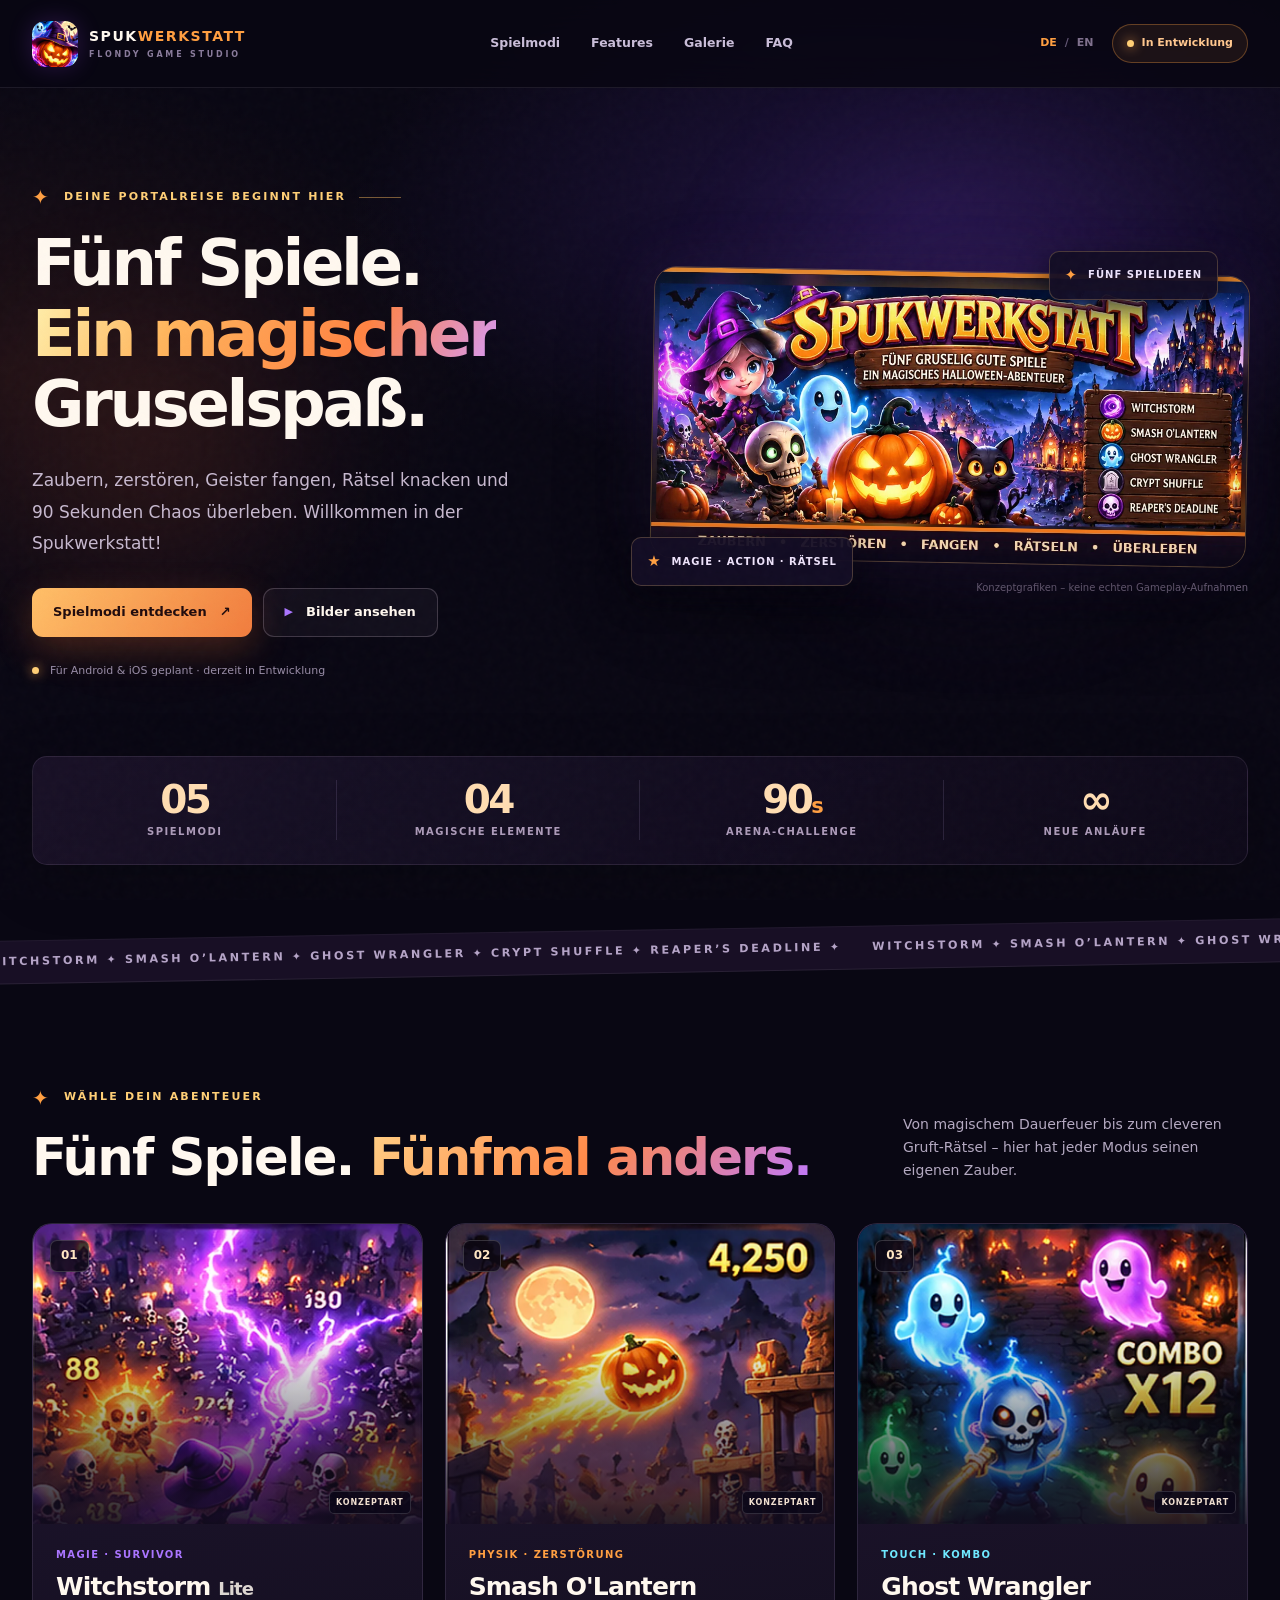
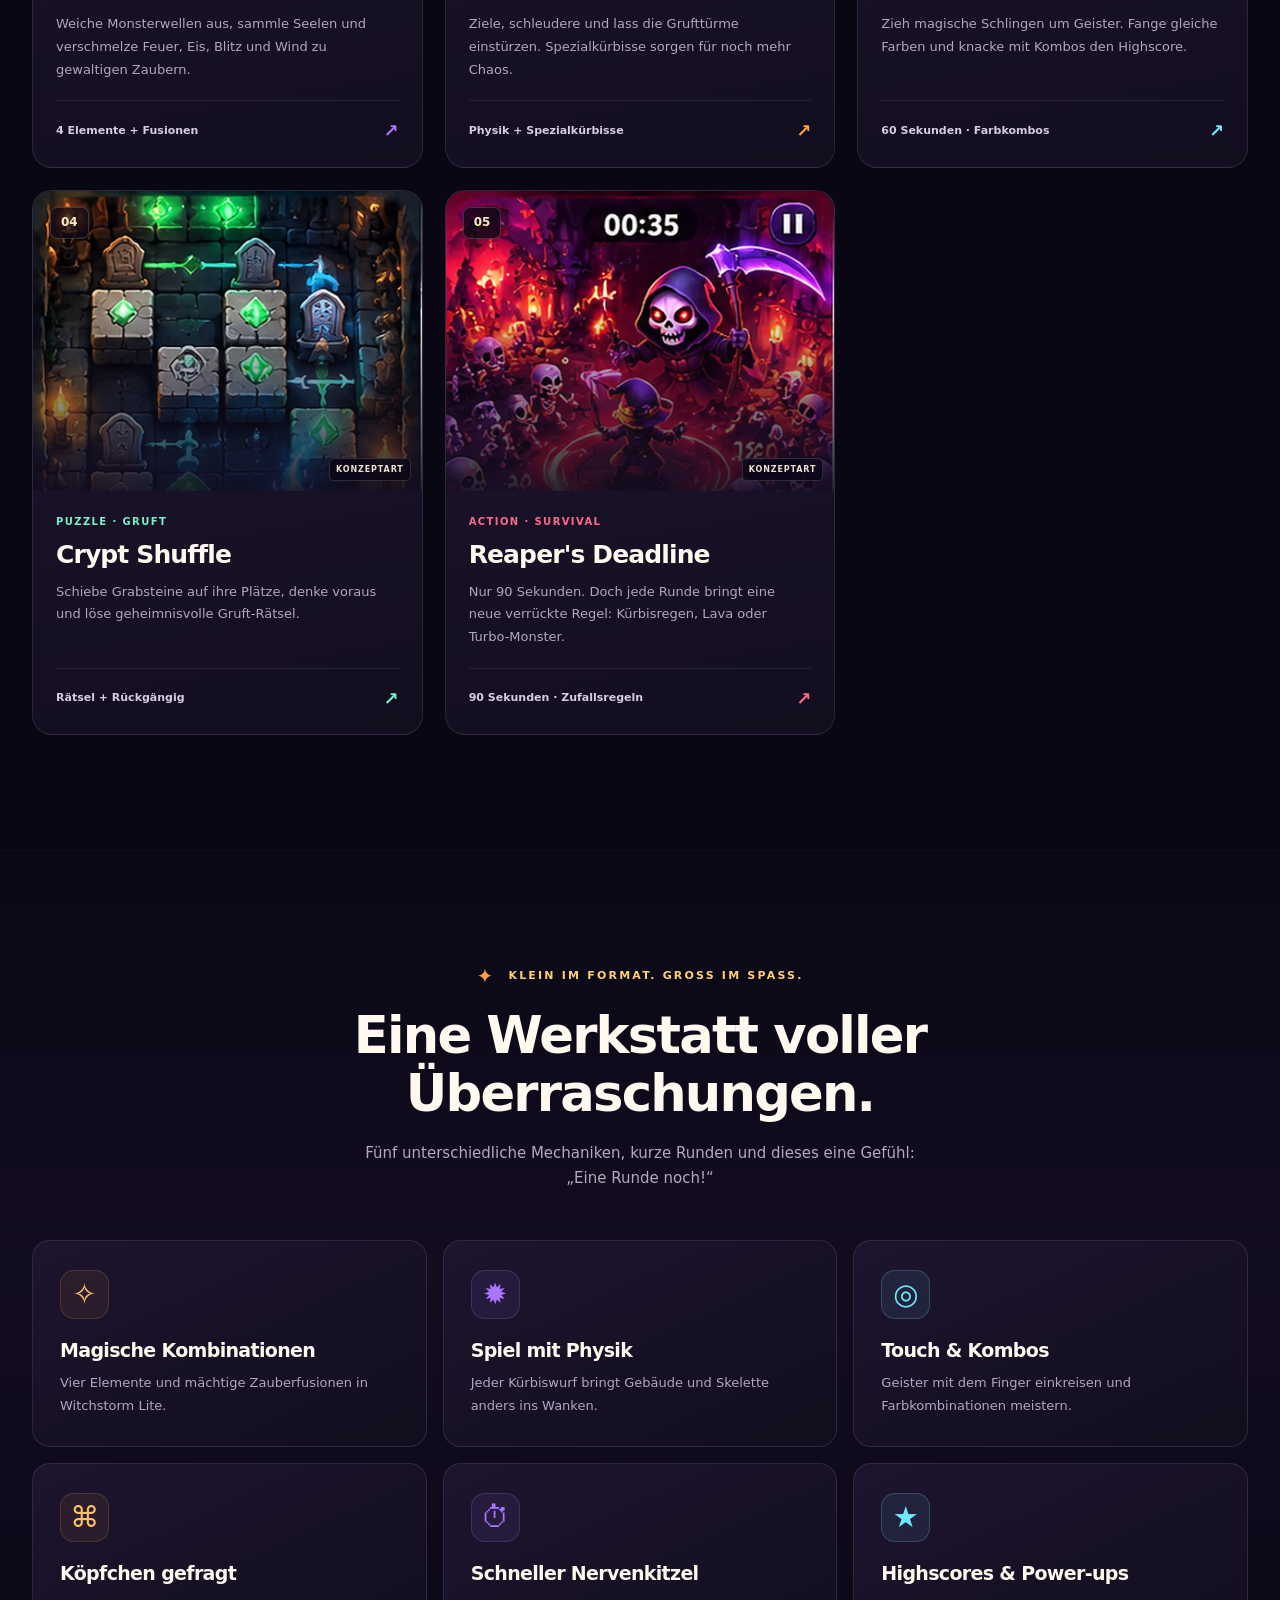
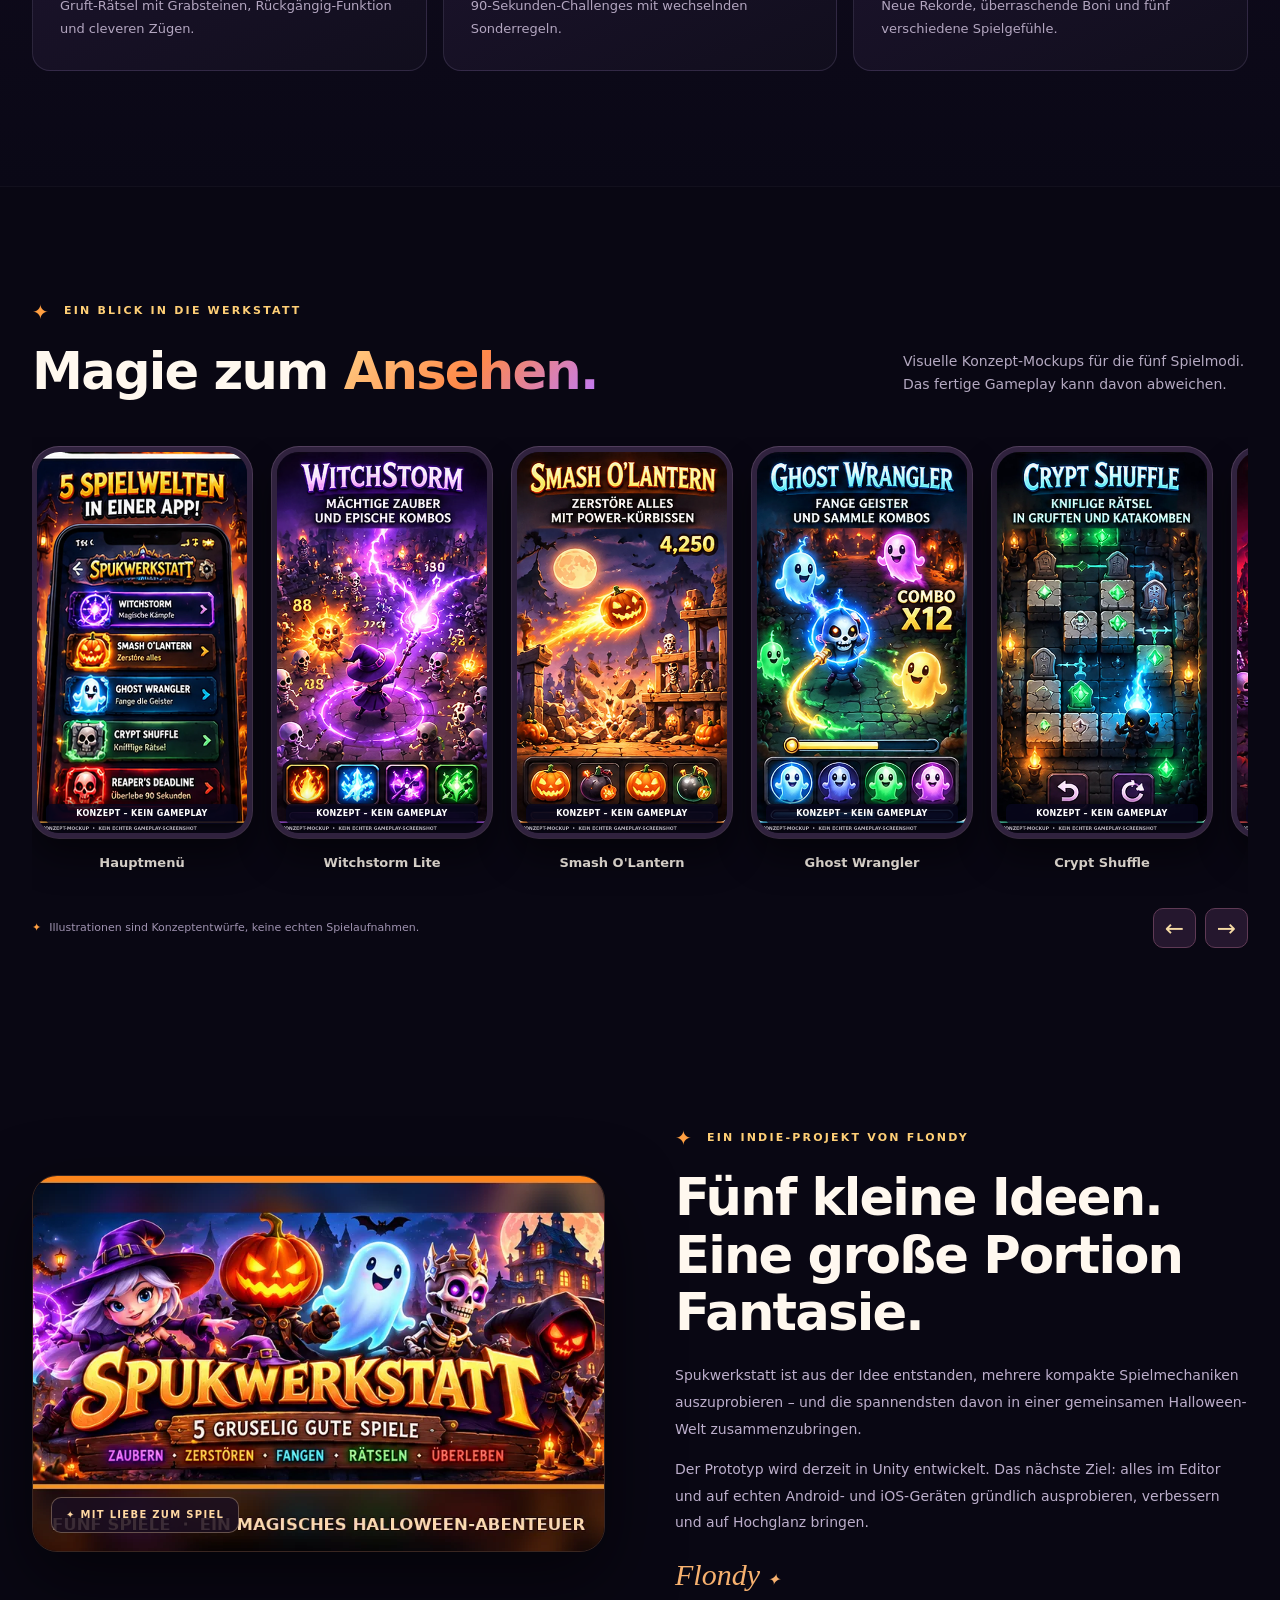
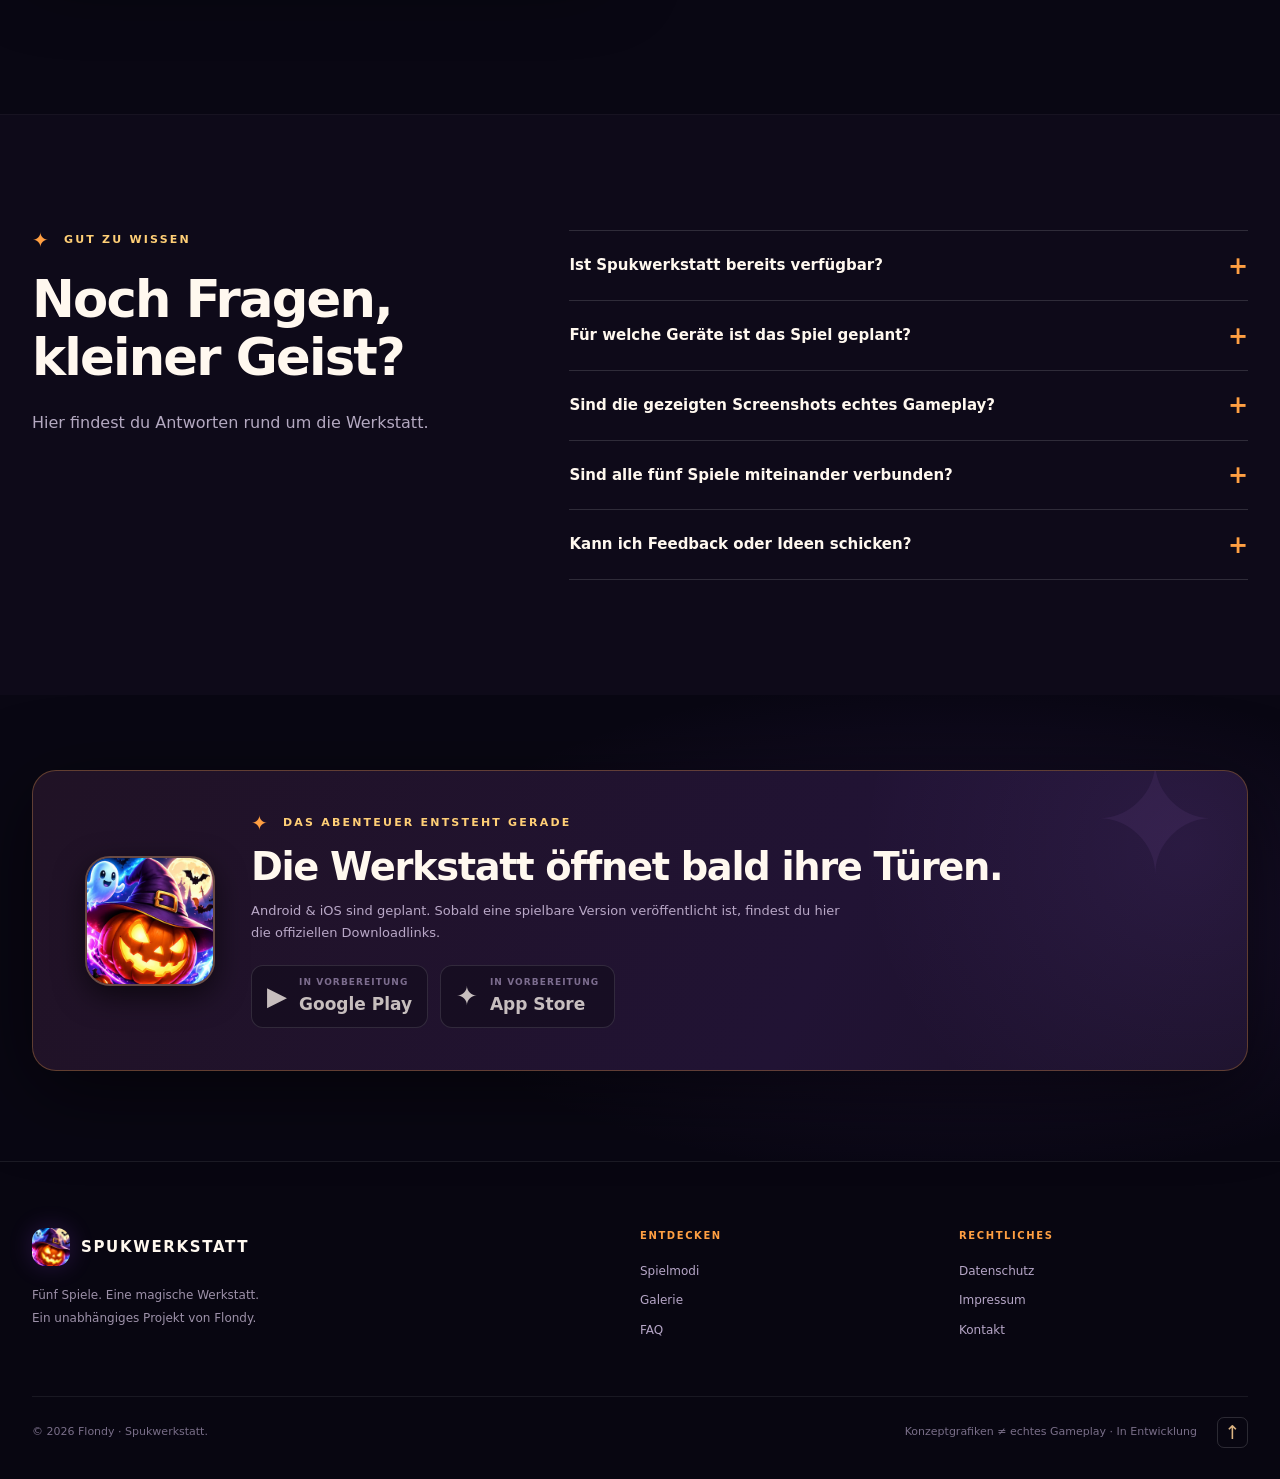
<file: index.html>
<!doctype html>
<html lang="de">
<head>
  <meta charset="utf-8">
  <meta name="viewport" content="width=device-width,initial-scale=1,viewport-fit=cover">
  <meta name="theme-color" content="#090815">
  <meta name="description" content="Spukwerkstatt: Fünf kleine Halloween-Spiele, eine magische Werkstatt. Entdecke Zauberkämpfe, Kürbis-Physik, Geister-Kombos, Gruft-Rätsel und eine rasante Überlebensarena. In Entwicklung für Android und iOS.">
  <meta property="og:type" content="website"><meta property="og:title" content="Spukwerkstatt – Fünf Spiele. Eine magische Werkstatt.">
  <meta property="og:description" content="Fünf originelle Halloween-Minispiele voller Magie, Rätsel und Action. In Entwicklung für Android & iOS.">
  <link rel="icon" href="assets/icons/favicon.png" type="image/png">
  <link rel="apple-touch-icon" href="assets/icons/apple-touch-icon.png">
  <link rel="stylesheet" href="styles.css">
  <script src="app.js" defer></script>
  <title>Spukwerkstatt · Fünf Spiele, eine magische Werkstatt</title>
</head>
<body data-page="home">
<a class="skip" href="#main" data-i18n="skip">Zum Inhalt springen</a>
<div class="scroll-line" id="scrollLine" aria-hidden="true"></div>
<div class="site-noise" aria-hidden="true"></div>
<header class="site-header" id="top">
  <div class="wrap header-inner">
    <a class="brand" href="./" aria-label="Spukwerkstatt – Startseite">
      <img src="assets/images/icon.webp" alt="" width="46" height="46"><span class="brand-copy"><strong>SPUK<span>WERKSTATT</span></strong><small>FLONDY GAME STUDIO</small></span>
    </a>
    <nav class="site-nav" id="mainNav" aria-label="Hauptnavigation">
      <a href="#games" data-i18n="navGames">Spielmodi</a><a href="#features" data-i18n="navFeatures">Features</a><a href="#gallery" data-i18n="navGallery">Galerie</a><a href="#faq" data-i18n="navFaq">FAQ</a>
    </nav>
    <div class="header-actions">
      <div class="lang-toggle" aria-label="Language / Sprache"><button class="lang-btn active" type="button" data-lang="de" aria-pressed="true">DE</button><span aria-hidden="true">/</span><button class="lang-btn" type="button" data-lang="en" aria-pressed="false">EN</button></div>
      <a class="header-cta" href="#download"><span class="status-dot"></span><span data-i18n="navStatus">In Entwicklung</span></a>
      <button class="menu-toggle" id="menuToggle" aria-label="Menü öffnen" aria-expanded="false" aria-controls="mainNav" type="button"><span></span><span></span><span></span></button>
    </div>
  </div>
</header>
<main id="main">
  <section class="hero" aria-labelledby="heroTitle">
    <div class="hero-glow hero-glow-a" aria-hidden="true"></div><div class="hero-glow hero-glow-b" aria-hidden="true"></div>
    <div class="wrap hero-grid">
      <div class="hero-copy reveal">
        <div class="eyebrow"><span class="sparkle">✦</span><span data-i18n="heroEyebrow">DEINE PORTALREISE BEGINNT HIER</span><span class="eyebrow-line"></span></div>
        <h1 id="heroTitle"><span data-i18n="heroHeading1">Fünf Spiele.</span><br><em data-i18n="heroHeading2">Ein magischer</em><br><span data-i18n="heroHeading3">Gruselspaß.</span></h1>
        <p class="hero-lead" data-i18n="heroDescription">Zaubern, zerstören, Geister fangen, Rätsel knacken und 90 Sekunden Chaos überleben. Willkommen in der Spukwerkstatt!</p>
        <div class="hero-actions"><a class="btn btn-primary" href="#games"><span data-i18n="discoverGames">Spielmodi entdecken</span><span aria-hidden="true">↗</span></a><a class="btn btn-secondary" href="#gallery"><span class="play-triangle">▶</span><span data-i18n="viewGallery">Bilder ansehen</span></a></div>
        <div class="micro-note"><span class="micro-dot"></span><span data-i18n="heroNote">Für Android & iOS geplant · derzeit in Entwicklung</span></div>
      </div>
      <div class="hero-visual reveal" style="--delay:120ms">
        <div class="hero-art-frame"><img src="assets/images/hero.webp" alt="Konzeptillustration zu Spukwerkstatt mit Hexe, Geist, Kürbis und Skelett vor einem Spukdorf" width="1024" height="500" fetchpriority="high"><div class="hero-art-shine" aria-hidden="true"></div></div>
        <div class="float-tag float-tag-top"><span>✦</span><span data-i18n="heroTagTop">FÜNF SPIELIDEEN</span></div>
        <div class="float-tag float-tag-bottom"><span class="tiny-star">★</span><span data-i18n="heroTagBottom">MAGIE · ACTION · RÄTSEL</span></div>
        <div class="hero-visual-caption" data-i18n="conceptNote">Konzeptgrafiken – keine echten Gameplay-Aufnahmen</div>
      </div>
    </div>
    <div class="wrap hero-stats reveal" style="--delay:160ms">
      <div><b>05</b><span data-i18n="statGames">SPIELMODI</span></div><div><b>04</b><span data-i18n="statElements">MAGISCHE ELEMENTE</span></div><div><b>90<span class="stat-s">s</span></b><span data-i18n="statArena">ARENA-CHALLENGE</span></div><div><b>∞</b><span data-i18n="statRuns">NEUE ANLÄUFE</span></div>
    </div>
  </section>

  <div class="ticker" aria-hidden="true"><div class="ticker-track"><span>WITCHSTORM ✦ SMASH O’LANTERN ✦ GHOST WRANGLER ✦ CRYPT SHUFFLE ✦ REAPER’S DEADLINE ✦</span><span>WITCHSTORM ✦ SMASH O’LANTERN ✦ GHOST WRANGLER ✦ CRYPT SHUFFLE ✦ REAPER’S DEADLINE ✦</span></div></div>

  <section class="section games-section" id="games" aria-labelledby="gamesTitle">
    <div class="wrap">
      <div class="section-head reveal"><div><div class="eyebrow"><span class="sparkle">✦</span><span data-i18n="gamesEyebrow">WÄHLE DEIN ABENTEUER</span></div><h2 id="gamesTitle"><span data-i18n="gamesTitle1">Fünf Spiele.</span> <span class="gradient-text" data-i18n="gamesTitle2">Fünfmal anders.</span></h2></div><p data-i18n="gamesIntro">Von magischem Dauerfeuer bis zum cleveren Gruft-Rätsel – hier hat jeder Modus seinen eigenen Zauber.</p></div>
      <div class="game-grid">
        <article class="game-card violet reveal" style="--delay:10ms"><div class="game-image"><img src="assets/images/witchstorm.webp" alt="Konzeptbild von Witchstorm Lite: Hexe kämpft mit violetten Zaubern gegen Skelette" loading="lazy" width="675" height="1200"><span class="game-number">01</span><span class="game-art-label" data-i18n="mockupShort">KONZEPTART</span></div><div class="game-info"><div class="game-genre" data-i18n="game1Genre">MAGIE · SURVIVOR</div><h3>Witchstorm <span>Lite</span></h3><p data-i18n="game1Description">Weiche Monsterwellen aus, sammle Seelen und verschmelze Feuer, Eis, Blitz und Wind zu gewaltigen Zaubern.</p><div class="game-footer"><span data-i18n="game1Feature">4 Elemente + Fusionen</span><span class="game-mini-arrow">↗</span></div></div></article>
        <article class="game-card orange reveal" style="--delay:55ms"><div class="game-image"><img src="assets/images/smash.webp" alt="Konzeptbild von Smash O'Lantern: brennender Kürbis zerstört Skeletttürme" loading="lazy" width="675" height="1200"><span class="game-number">02</span><span class="game-art-label" data-i18n="mockupShort">KONZEPTART</span></div><div class="game-info"><div class="game-genre" data-i18n="game2Genre">PHYSIK · ZERSTÖRUNG</div><h3>Smash O'Lantern</h3><p data-i18n="game2Description">Ziele, schleudere und lass die Grufttürme einstürzen. Spezialkürbisse sorgen für noch mehr Chaos.</p><div class="game-footer"><span data-i18n="game2Feature">Physik + Spezialkürbisse</span><span class="game-mini-arrow">↗</span></div></div></article>
        <article class="game-card cyan reveal" style="--delay:100ms"><div class="game-image"><img src="assets/images/ghost.webp" alt="Konzeptbild von Ghost Wrangler: bunte Geister werden mit magischen Kreisen eingefangen" loading="lazy" width="675" height="1200"><span class="game-number">03</span><span class="game-art-label" data-i18n="mockupShort">KONZEPTART</span></div><div class="game-info"><div class="game-genre" data-i18n="game3Genre">TOUCH · KOMBO</div><h3>Ghost Wrangler</h3><p data-i18n="game3Description">Zieh magische Schlingen um Geister. Fange gleiche Farben und knacke mit Kombos den Highscore.</p><div class="game-footer"><span data-i18n="game3Feature">60 Sekunden · Farbkombos</span><span class="game-mini-arrow">↗</span></div></div></article>
        <article class="game-card mint reveal" style="--delay:40ms"><div class="game-image"><img src="assets/images/crypt.webp" alt="Konzeptbild von Crypt Shuffle: leuchtende Grabstein-Schieberätsel in grüner Gruft" loading="lazy" width="675" height="1200"><span class="game-number">04</span><span class="game-art-label" data-i18n="mockupShort">KONZEPTART</span></div><div class="game-info"><div class="game-genre" data-i18n="game4Genre">PUZZLE · GRUFT</div><h3>Crypt Shuffle</h3><p data-i18n="game4Description">Schiebe Grabsteine auf ihre Plätze, denke voraus und löse geheimnisvolle Gruft-Rätsel.</p><div class="game-footer"><span data-i18n="game4Feature">Rätsel + Rückgängig</span><span class="game-mini-arrow">↗</span></div></div></article>
        <article class="game-card crimson reveal" style="--delay:85ms"><div class="game-image"><img src="assets/images/reaper.webp" alt="Konzeptbild von Reaper's Deadline: Kapuzengestalt überlebt Monsterwellen im roten Inferno" loading="lazy" width="675" height="1200"><span class="game-number">05</span><span class="game-art-label" data-i18n="mockupShort">KONZEPTART</span></div><div class="game-info"><div class="game-genre" data-i18n="game5Genre">ACTION · SURVIVAL</div><h3>Reaper's Deadline</h3><p data-i18n="game5Description">Nur 90 Sekunden. Doch jede Runde bringt eine neue verrückte Regel: Kürbisregen, Lava oder Turbo-Monster.</p><div class="game-footer"><span data-i18n="game5Feature">90 Sekunden · Zufallsregeln</span><span class="game-mini-arrow">↗</span></div></div></article>
      </div>
    </div>
  </section>

  <section class="section feature-section" id="features" aria-labelledby="featuresTitle">
    <div class="wrap">
      <div class="center-heading reveal"><div class="eyebrow center"><span class="sparkle">✦</span><span data-i18n="featureEyebrow">KLEIN IM FORMAT. GROSS IM SPASS.</span></div><h2 id="featuresTitle" data-i18n="featureTitle">Eine Werkstatt voller Überraschungen.</h2><p data-i18n="featureSubtitle">Fünf unterschiedliche Mechaniken, kurze Runden und dieses eine Gefühl: „Eine Runde noch!“</p></div>
      <div class="features-grid">
        <div class="feature-tile reveal"><span class="feature-symbol">✧</span><h3 data-i18n="f1Title">Magische Kombinationen</h3><p data-i18n="f1Body">Vier Elemente und mächtige Zauberfusionen in Witchstorm Lite.</p></div>
        <div class="feature-tile reveal"><span class="feature-symbol">✹</span><h3 data-i18n="f2Title">Spiel mit Physik</h3><p data-i18n="f2Body">Jeder Kürbiswurf bringt Gebäude und Skelette anders ins Wanken.</p></div>
        <div class="feature-tile reveal"><span class="feature-symbol">◎</span><h3 data-i18n="f3Title">Touch & Kombos</h3><p data-i18n="f3Body">Geister mit dem Finger einkreisen und Farbkombinationen meistern.</p></div>
        <div class="feature-tile reveal"><span class="feature-symbol">⌘</span><h3 data-i18n="f4Title">Köpfchen gefragt</h3><p data-i18n="f4Body">Gruft-Rätsel mit Grabsteinen, Rückgängig-Funktion und cleveren Zügen.</p></div>
        <div class="feature-tile reveal"><span class="feature-symbol">⏱</span><h3 data-i18n="f5Title">Schneller Nervenkitzel</h3><p data-i18n="f5Body">90-Sekunden-Challenges mit wechselnden Sonderregeln.</p></div>
        <div class="feature-tile reveal"><span class="feature-symbol">★</span><h3 data-i18n="f6Title">Highscores & Power-ups</h3><p data-i18n="f6Body">Neue Rekorde, überraschende Boni und fünf verschiedene Spielgefühle.</p></div>
      </div>
    </div>
  </section>

  <section class="section gallery-section" id="gallery" aria-labelledby="galleryTitle">
    <div class="wrap">
      <div class="section-head reveal"><div><div class="eyebrow"><span class="sparkle">✦</span><span data-i18n="galleryEyebrow">EIN BLICK IN DIE WERKSTATT</span></div><h2 id="galleryTitle"><span data-i18n="galleryTitle1">Magie zum</span> <span class="gradient-text" data-i18n="galleryTitle2">Ansehen.</span></h2></div><p data-i18n="galleryDescription">Visuelle Konzept-Mockups für die fünf Spielmodi. Das fertige Gameplay kann davon abweichen.</p></div>
      <div class="gallery-slider" id="gallerySlider" aria-label="Spielgrafiken">
        <button type="button" class="screen-card" data-gallery="0" aria-label="Menü-Konzeptbild vergrößern"><div class="phone-frame"><img src="assets/images/menu.webp" alt="Konzeptbild: Spukwerkstatt Hauptmenü" loading="lazy" width="675" height="1200"><span class="screen-watermark" data-i18n="mockupOverlay">KONZEPT – KEIN GAMEPLAY</span></div><strong data-i18n="galleryMenu">Hauptmenü</strong></button>
        <button type="button" class="screen-card" data-gallery="1" aria-label="Witchstorm-Konzeptbild vergrößern"><div class="phone-frame"><img src="assets/images/witchstorm.webp" alt="Witchstorm Lite Konzeptbild" loading="lazy" width="675" height="1200"><span class="screen-watermark" data-i18n="mockupOverlay">KONZEPT – KEIN GAMEPLAY</span></div><strong>Witchstorm Lite</strong></button>
        <button type="button" class="screen-card" data-gallery="2" aria-label="Smash-Konzeptbild vergrößern"><div class="phone-frame"><img src="assets/images/smash.webp" alt="Smash O'Lantern Konzeptbild" loading="lazy" width="675" height="1200"><span class="screen-watermark" data-i18n="mockupOverlay">KONZEPT – KEIN GAMEPLAY</span></div><strong>Smash O'Lantern</strong></button>
        <button type="button" class="screen-card" data-gallery="3" aria-label="Ghost-Wrangler-Konzeptbild vergrößern"><div class="phone-frame"><img src="assets/images/ghost.webp" alt="Ghost Wrangler Konzeptbild" loading="lazy" width="675" height="1200"><span class="screen-watermark" data-i18n="mockupOverlay">KONZEPT – KEIN GAMEPLAY</span></div><strong>Ghost Wrangler</strong></button>
        <button type="button" class="screen-card" data-gallery="4" aria-label="Crypt-Shuffle-Konzeptbild vergrößern"><div class="phone-frame"><img src="assets/images/crypt.webp" alt="Crypt Shuffle Konzeptbild" loading="lazy" width="675" height="1200"><span class="screen-watermark" data-i18n="mockupOverlay">KONZEPT – KEIN GAMEPLAY</span></div><strong>Crypt Shuffle</strong></button>
        <button type="button" class="screen-card" data-gallery="5" aria-label="Reaper-Konzeptbild vergrößern"><div class="phone-frame"><img src="assets/images/reaper.webp" alt="Reaper's Deadline Konzeptbild" loading="lazy" width="675" height="1200"><span class="screen-watermark" data-i18n="mockupOverlay">KONZEPT – KEIN GAMEPLAY</span></div><strong>Reaper's Deadline</strong></button>
      </div>
      <div class="gallery-controls"><span class="gallery-note"><span>✦</span> <span data-i18n="galleryNote">Illustrationen sind Konzeptentwürfe, keine echten Spielaufnahmen.</span></span><div class="slider-buttons"><button type="button" id="slidePrev" aria-label="Vorheriges Bild">←</button><button type="button" id="slideNext" aria-label="Nächstes Bild">→</button></div></div>
    </div>
  </section>

  <section class="section story-section" aria-labelledby="storyTitle">
    <div class="wrap story-grid"><div class="story-image reveal"><img src="assets/images/hero-alt.webp" alt="Spukwerkstatt Fantasy-Konzeptkunst mit magischem Dorf, Halloween-Helden und Werkstatt" loading="lazy" width="1024" height="500"><div class="story-stamp">✦ <span data-i18n="storyStamp">MIT LIEBE ZUM SPIEL</span></div></div><div class="story-copy reveal"><div class="eyebrow"><span class="sparkle">✦</span><span data-i18n="storyEyebrow">EIN INDIE-PROJEKT VON FLONDY</span></div><h2 id="storyTitle" data-i18n="storyTitle">Fünf kleine Ideen. Eine große Portion Fantasie.</h2><p data-i18n="storyP1">Spukwerkstatt ist aus der Idee entstanden, mehrere kompakte Spielmechaniken auszuprobieren – und die spannendsten davon in einer gemeinsamen Halloween-Welt zusammenzubringen.</p><p data-i18n="storyP2">Der Prototyp wird derzeit in Unity entwickelt. Das nächste Ziel: alles im Editor und auf echten Android- und iOS-Geräten gründlich ausprobieren, verbessern und auf Hochglanz bringen.</p><span class="story-signature">Flondy <span aria-hidden="true">✦</span></span></div></div>
  </section>

  <section class="section faq-section" id="faq" aria-labelledby="faqTitle">
    <div class="wrap faq-grid"><div class="faq-title reveal"><div class="eyebrow"><span class="sparkle">✦</span><span data-i18n="faqEyebrow">GUT ZU WISSEN</span></div><h2 id="faqTitle" data-i18n="faqTitle">Noch Fragen, kleiner Geist?</h2><p data-i18n="faqLead">Hier findest du Antworten rund um die Werkstatt.</p></div><div class="faq-list reveal">
      <details><summary data-i18n="q1">Ist Spukwerkstatt bereits verfügbar?</summary><p data-i18n="a1">Noch nicht. Das Unity-Projekt befindet sich in Entwicklung. Ein öffentlicher Veröffentlichungstermin steht noch nicht fest.</p></details>
      <details><summary data-i18n="q2">Für welche Geräte ist das Spiel geplant?</summary><p data-i18n="a2">Android und iOS sind als Zielplattformen vorgesehen. Mobile Builds und Tests auf echten Geräten stehen noch aus.</p></details>
      <details><summary data-i18n="q3">Sind die gezeigten Screenshots echtes Gameplay?</summary><p data-i18n="a3">Nein. Die Bilder auf dieser Website sind KI-generierte Konzept-Mockups und veranschaulichen die geplante visuelle Richtung. Sie sind keine Aufnahmen aus dem Unity-Spiel.</p></details>
      <details><summary data-i18n="q4">Sind alle fünf Spiele miteinander verbunden?</summary><p data-i18n="a4">Die fünf Modi sind als eigenständige kleine Spiele innerhalb einer gemeinsamen Sammlung konzipiert, jeweils mit eigener Steuerung und Spielmechanik.</p></details>
      <details><summary data-i18n="q5">Kann ich Feedback oder Ideen schicken?</summary><p data-i18n="a5">Ja, gerne! Nutze die Kontaktadresse im Footer. Bitte sende keine sensiblen persönlichen Daten mit.</p></details>
    </div></div>
  </section>

  <section class="download-section" id="download" aria-labelledby="downloadTitle"><div class="wrap download-inner reveal"><div class="download-ornament" aria-hidden="true">✦</div><img class="download-icon" src="assets/images/icon.webp" width="130" height="130" alt="Spukwerkstatt App-Icon mit magischem Kürbis"><div class="download-copy"><div class="eyebrow"><span class="sparkle">✦</span><span data-i18n="downloadEyebrow">DAS ABENTEUER ENTSTEHT GERADE</span></div><h2 id="downloadTitle" data-i18n="downloadTitle">Die Werkstatt öffnet bald ihre Türen.</h2><p data-i18n="downloadDesc">Android & iOS sind geplant. Sobald eine spielbare Version veröffentlicht ist, findest du hier die offiziellen Downloadlinks.</p><div class="store-row"><span class="store-pill" aria-label="Google Play geplant"><span>▶</span><span><small data-i18n="comingSoon">IN VORBEREITUNG</small><strong>Google Play</strong></span></span><span class="store-pill" aria-label="App Store geplant"><span>✦</span><span><small data-i18n="comingSoon">IN VORBEREITUNG</small><strong>App Store</strong></span></span></div></div></div></section>
</main>
<footer class="site-footer"><div class="wrap footer-top"><div><a href="./" class="footer-brand"><img src="assets/images/icon.webp" alt="" width="38" height="38"><strong>SPUKWERKSTATT</strong></a><p data-i18n="footerTagline">Fünf Spiele. Eine magische Werkstatt.<br>Ein unabhängiges Projekt von Flondy.</p></div><div class="footer-links"><strong data-i18n="footerExplore">ENTDECKEN</strong><a href="#games" data-i18n="navGames">Spielmodi</a><a href="#gallery" data-i18n="navGallery">Galerie</a><a href="#faq">FAQ</a></div><div class="footer-links"><strong data-i18n="footerLegal">RECHTLICHES</strong><a href="datenschutz.html" data-legal-link data-i18n="privacy">Datenschutz</a><a href="https://flondy.github.io/app-store/impressum.html" data-i18n="imprint">Impressum</a><a href="mailto:flondy.dev@gmail.com" data-i18n="contact">Kontakt</a></div></div><div class="wrap footer-bottom"><span>© <span id="year">2026</span> Flondy · Spukwerkstatt.</span><span data-i18n="footerDisclaimer">Konzeptgrafiken ≠ echtes Gameplay · In Entwicklung</span><a href="#top" class="back-top" aria-label="Nach oben">↑</a></div></footer>
<dialog class="lightbox" id="lightbox" aria-label="Vergrößerte Konzeptillustration"><button type="button" class="lightbox-close" id="lightboxClose" aria-label="Schließen">×</button><button type="button" class="lightbox-prev" id="lightboxPrev" aria-label="Vorheriges Bild">‹</button><img src="assets/images/menu.webp" id="lightboxImage" alt="Konzeptillustration"><button type="button" class="lightbox-next" id="lightboxNext" aria-label="Nächstes Bild">›</button><div class="lightbox-caption" id="lightboxCaption">Konzept – kein Gameplay</div></dialog>
</body>
</html>
</file>
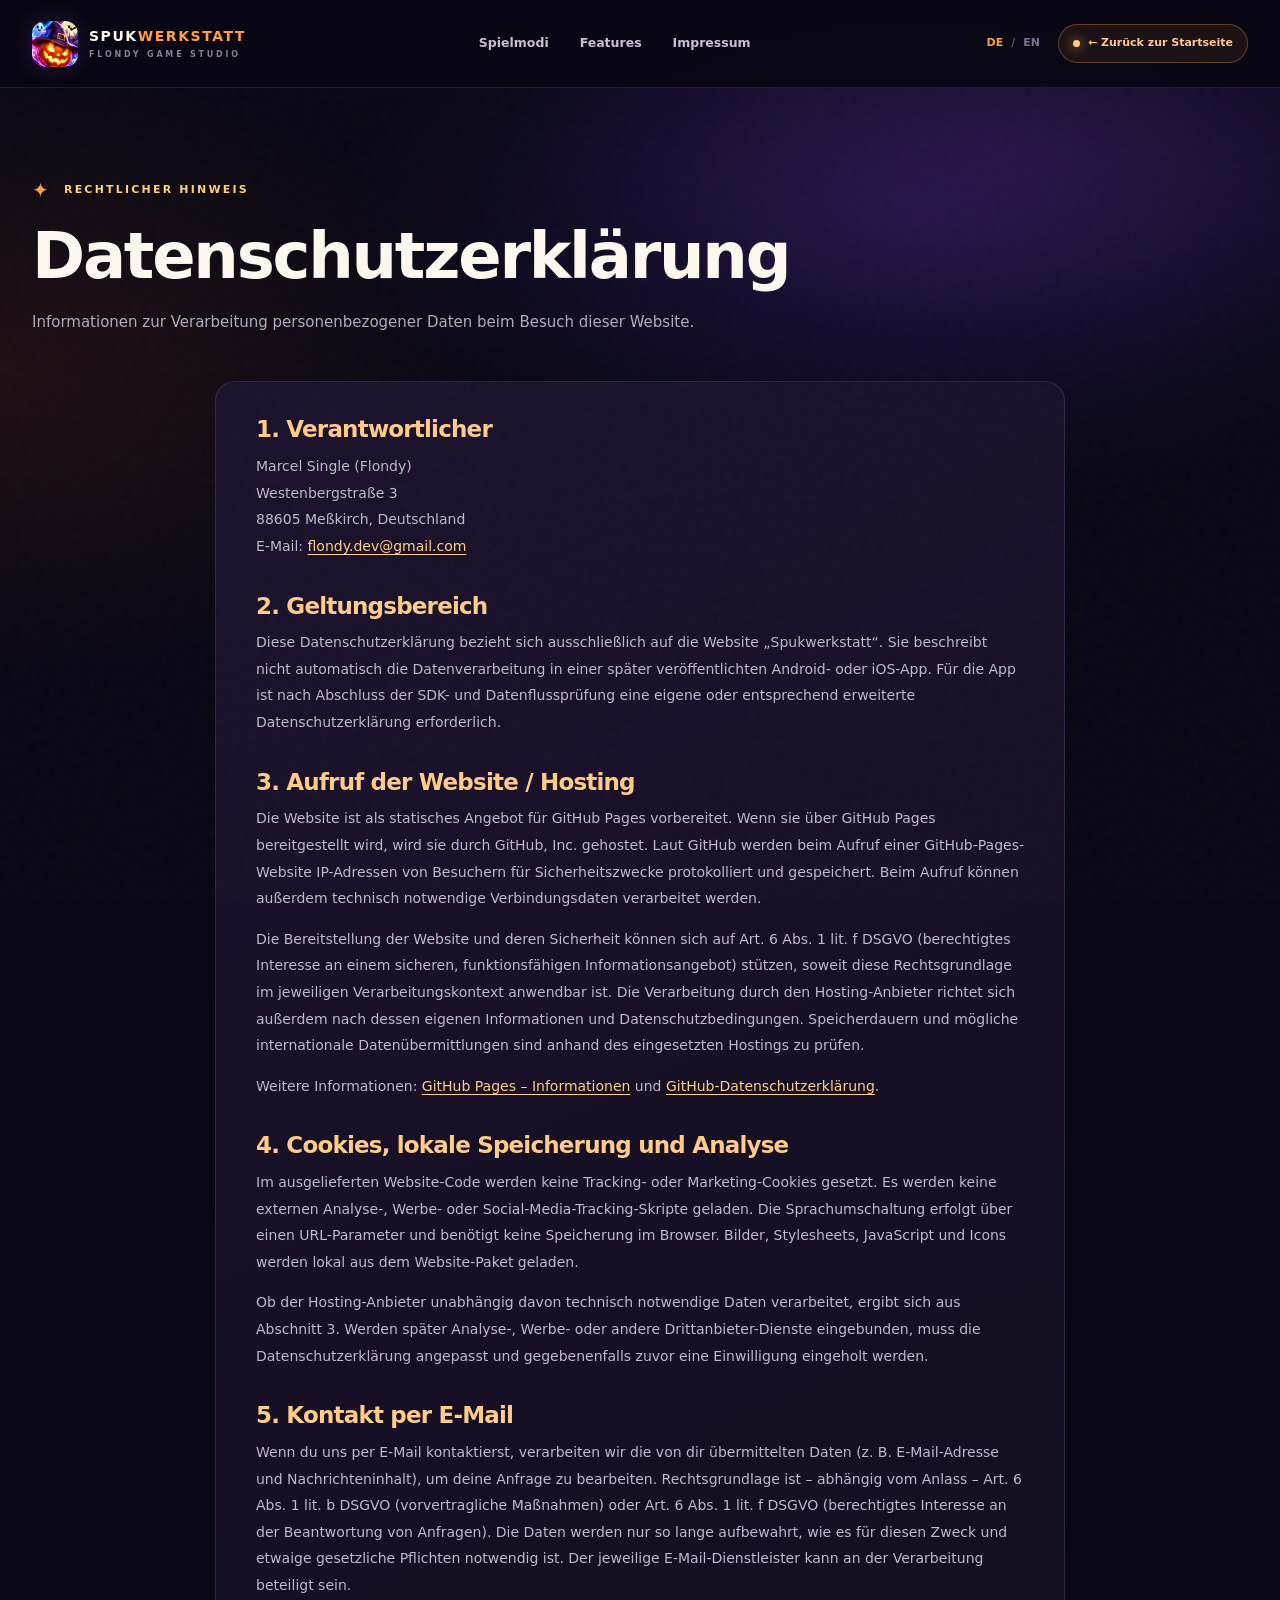
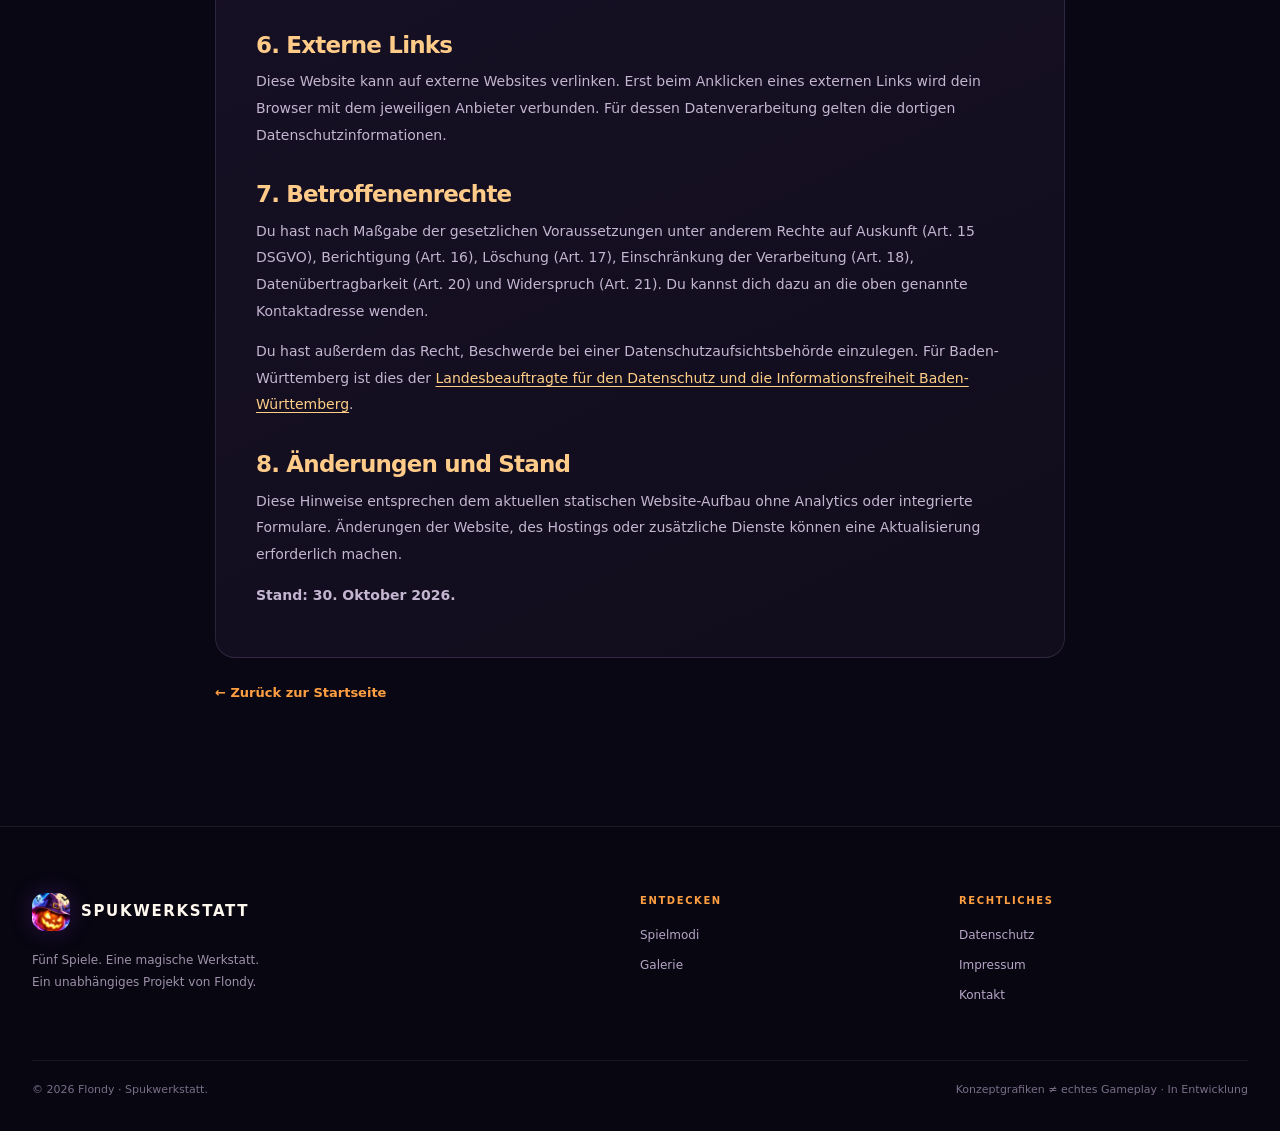
<file: datenschutz.html>
<!doctype html>
<html lang="de">
<head><meta charset="utf-8"><meta name="viewport" content="width=device-width,initial-scale=1,viewport-fit=cover"><meta name="theme-color" content="#090815"><meta name="robots" content="index,follow"><meta name="description" content="Datenschutzerklärung für die Spukwerkstatt-Website von Flondy."><link rel="icon" href="assets/icons/favicon.png" type="image/png"><link rel="stylesheet" href="styles.css"><script src="app.js" defer></script><title>Datenschutz · Spukwerkstatt</title></head>
<body data-page="privacy"><a href="#main" class="skip" data-i18n="skip">Zum Inhalt springen</a><div class="scroll-line" id="scrollLine"></div><div class="site-noise"></div>
<header class="site-header"><div class="wrap header-inner"><a class="brand" data-home-link href="./"><img src="assets/images/icon.webp" width="46" height="46" alt=""><span class="brand-copy"><strong>SPUK<span>WERKSTATT</span></strong><small>FLONDY GAME STUDIO</small></span></a><nav class="site-nav" id="mainNav"><a data-home-link href="./" data-i18n="navGames">Spielmodi</a><a data-home-link href="./" data-i18n="navFeatures">Features</a><a href="https://flondy.github.io/app-store/impressum.html" data-i18n="imprint">Impressum</a></nav><div class="header-actions"><div class="lang-toggle"><button type="button" class="lang-btn active" data-lang="de" aria-pressed="true">DE</button><span>/</span><button type="button" class="lang-btn" data-lang="en" aria-pressed="false">EN</button></div><a class="header-cta" data-home-link href="./"><span class="status-dot"></span><span data-i18n="legalBack">← Zurück zur Startseite</span></a><button type="button" class="menu-toggle" id="menuToggle" aria-label="Menü öffnen" aria-controls="mainNav" aria-expanded="false"><span></span><span></span><span></span></button></div></div></header>
<main id="main"><section class="legal-hero"><div class="wrap"><div class="eyebrow"><span class="sparkle">✦</span><span data-i18n="legalNotice">Rechtlicher Hinweis</span></div><h1 data-i18n="privacyTitle">Datenschutzerklärung</h1><p class="legal-intro" data-i18n="privacyLead">Informationen zur Verarbeitung personenbezogener Daten beim Besuch dieser Website.</p></div></section>
<div class="wrap legal-container"><article class="legal-card">
<section class="legal-language active" data-lang-section="de">
<h2>1. Verantwortlicher</h2><p>Marcel Single (Flondy)<br>Westenbergstraße 3<br>88605 Meßkirch, Deutschland<br>E-Mail: <a href="mailto:flondy.dev@gmail.com">flondy.dev@gmail.com</a></p>
<h2>2. Geltungsbereich</h2><p>Diese Datenschutzerklärung bezieht sich ausschließlich auf die Website „Spukwerkstatt“. Sie beschreibt nicht automatisch die Datenverarbeitung in einer später veröffentlichten Android- oder iOS-App. Für die App ist nach Abschluss der SDK- und Datenflussprüfung eine eigene oder entsprechend erweiterte Datenschutzerklärung erforderlich.</p>
<h2>3. Aufruf der Website / Hosting</h2><p>Die Website ist als statisches Angebot für GitHub Pages vorbereitet. Wenn sie über GitHub Pages bereitgestellt wird, wird sie durch GitHub, Inc. gehostet. Laut GitHub werden beim Aufruf einer GitHub-Pages-Website IP-Adressen von Besuchern für Sicherheitszwecke protokolliert und gespeichert. Beim Aufruf können außerdem technisch notwendige Verbindungsdaten verarbeitet werden.</p><p>Die Bereitstellung der Website und deren Sicherheit können sich auf Art. 6 Abs. 1 lit. f DSGVO (berechtigtes Interesse an einem sicheren, funktionsfähigen Informationsangebot) stützen, soweit diese Rechtsgrundlage im jeweiligen Verarbeitungskontext anwendbar ist. Die Verarbeitung durch den Hosting-Anbieter richtet sich außerdem nach dessen eigenen Informationen und Datenschutzbedingungen. Speicherdauern und mögliche internationale Datenübermittlungen sind anhand des eingesetzten Hostings zu prüfen.</p><p>Weitere Informationen: <a href="https://docs.github.com/en/pages/getting-started-with-github-pages/what-is-github-pages" rel="noopener noreferrer" target="_blank">GitHub Pages – Informationen</a> und <a href="https://docs.github.com/en/site-policy/privacy-policies/github-general-privacy-statement" rel="noopener noreferrer" target="_blank">GitHub-Datenschutzerklärung</a>.</p>
<h2>4. Cookies, lokale Speicherung und Analyse</h2><p>Im ausgelieferten Website-Code werden keine Tracking- oder Marketing-Cookies gesetzt. Es werden keine externen Analyse-, Werbe- oder Social-Media-Tracking-Skripte geladen. Die Sprachumschaltung erfolgt über einen URL-Parameter und benötigt keine Speicherung im Browser. Bilder, Stylesheets, JavaScript und Icons werden lokal aus dem Website-Paket geladen.</p><p>Ob der Hosting-Anbieter unabhängig davon technisch notwendige Daten verarbeitet, ergibt sich aus Abschnitt 3. Werden später Analyse-, Werbe- oder andere Drittanbieter-Dienste eingebunden, muss die Datenschutzerklärung angepasst und gegebenenfalls zuvor eine Einwilligung eingeholt werden.</p>
<h2>5. Kontakt per E-Mail</h2><p>Wenn du uns per E-Mail kontaktierst, verarbeiten wir die von dir übermittelten Daten (z. B. E-Mail-Adresse und Nachrichteninhalt), um deine Anfrage zu bearbeiten. Rechtsgrundlage ist – abhängig vom Anlass – Art. 6 Abs. 1 lit. b DSGVO (vorvertragliche Maßnahmen) oder Art. 6 Abs. 1 lit. f DSGVO (berechtigtes Interesse an der Beantwortung von Anfragen). Die Daten werden nur so lange aufbewahrt, wie es für diesen Zweck und etwaige gesetzliche Pflichten notwendig ist. Der jeweilige E-Mail-Dienstleister kann an der Verarbeitung beteiligt sein.</p>
<h2>6. Externe Links</h2><p>Diese Website kann auf externe Websites verlinken. Erst beim Anklicken eines externen Links wird dein Browser mit dem jeweiligen Anbieter verbunden. Für dessen Datenverarbeitung gelten die dortigen Datenschutzinformationen.</p>
<h2>7. Betroffenenrechte</h2><p>Du hast nach Maßgabe der gesetzlichen Voraussetzungen unter anderem Rechte auf Auskunft (Art. 15 DSGVO), Berichtigung (Art. 16), Löschung (Art. 17), Einschränkung der Verarbeitung (Art. 18), Datenübertragbarkeit (Art. 20) und Widerspruch (Art. 21). Du kannst dich dazu an die oben genannte Kontaktadresse wenden.</p><p>Du hast außerdem das Recht, Beschwerde bei einer Datenschutzaufsichtsbehörde einzulegen. Für Baden-Württemberg ist dies der <a href="https://www.baden-wuerttemberg.datenschutz.de/" target="_blank" rel="noopener noreferrer">Landesbeauftragte für den Datenschutz und die Informationsfreiheit Baden-Württemberg</a>.</p>
<h2>8. Änderungen und Stand</h2><p>Diese Hinweise entsprechen dem aktuellen statischen Website-Aufbau ohne Analytics oder integrierte Formulare. Änderungen der Website, des Hostings oder zusätzliche Dienste können eine Aktualisierung erforderlich machen.</p><p><strong>Stand: 30. Oktober 2026.</strong></p>
</section>
<section class="legal-language" data-lang-section="en" hidden>
<h2>1. Controller</h2><p>Marcel Single (Flondy)<br>Westenbergstraße 3<br>88605 Meßkirch, Germany<br>Email: <a href="mailto:flondy.dev@gmail.com">flondy.dev@gmail.com</a></p>
<h2>2. Scope</h2><p>This privacy policy applies only to the “Spukwerkstatt” website. It does not automatically describe the processing of data by a future Android or iOS app. An app-specific privacy policy, or an appropriate extension of this one, will be required after reviewing integrated SDKs and data flows.</p>
<h2>3. Website access / hosting</h2><p>This static website is prepared for GitHub Pages. If hosted with GitHub Pages, GitHub, Inc. provides the hosting infrastructure. According to GitHub, visitors' IP addresses are logged and stored for security purposes when visiting GitHub Pages. Additional technical connection data may also be processed.</p><p>The provision and security of the website may rely on Article 6(1)(f) GDPR (legitimate interest in providing a secure and functioning website), where this legal basis applies. The hosting provider's own information and privacy policies also apply. Data retention periods and potential international transfers must be checked for the selected hosting provider.</p><p>More information: <a href="https://docs.github.com/en/pages/getting-started-with-github-pages/what-is-github-pages" rel="noopener noreferrer" target="_blank">About GitHub Pages</a> and <a href="https://docs.github.com/en/site-policy/privacy-policies/github-general-privacy-statement" rel="noopener noreferrer" target="_blank">GitHub Privacy Statement</a>.</p>
<h2>4. Cookies, local storage and analytics</h2><p>The provided website code does not set tracking or marketing cookies. It does not load external analytics, advertising or social media tracking scripts. The language switch uses a URL parameter and does not require browser storage. Images, stylesheets, JavaScript and icons are served from the website package.</p><p>The hosting provider may independently process technical data as described in section 3. Any future analytics or third-party service will require an updated policy and, where applicable, prior consent.</p>
<h2>5. Contact by email</h2><p>If you contact us by email, we process the information you send (such as your email address and message) to respond to your inquiry. Depending on the context, the legal basis may be Article 6(1)(b) GDPR (pre-contractual steps) or Article 6(1)(f) GDPR (legitimate interest in responding to inquiries). Data is retained only as necessary for this purpose and applicable legal obligations. The relevant email service provider may be involved in processing.</p>
<h2>6. External links</h2><p>This website may link to third-party websites. Your browser only connects to them when you follow a link. Their own privacy notices apply.</p>
<h2>7. Your rights</h2><p>Subject to applicable requirements, you may have rights of access (Article 15 GDPR), rectification (Article 16), erasure (Article 17), restriction of processing (Article 18), data portability (Article 20), and objection (Article 21). Contact us using the details above to exercise your rights.</p><p>You may also lodge a complaint with a data protection supervisory authority, including the <a href="https://www.baden-wuerttemberg.datenschutz.de/" target="_blank" rel="noopener noreferrer">Baden-Württemberg Data Protection Authority</a>.</p>
<h2>8. Updates</h2><p>This policy describes the current static website without analytics or embedded forms. Any changes to hosting, functionality or service providers may require updates.</p><p><strong>Last updated: October 30, 2026.</strong></p>
</section>
</article><a class="legal-back" data-home-link href="./" data-i18n="legalBack">← Zurück zur Startseite</a></div></main>
<footer class="site-footer"><div class="wrap footer-top"><div><a data-home-link href="./" class="footer-brand"><img src="assets/images/icon.webp" width="38" height="38" alt=""><strong>SPUKWERKSTATT</strong></a><p data-i18n="footerTagline">Fünf Spiele. Eine magische Werkstatt.<br>Ein unabhängiges Projekt von Flondy.</p></div><div class="footer-links"><strong data-i18n="footerExplore">ENTDECKEN</strong><a data-home-link href="./" data-i18n="navGames">Spielmodi</a><a data-home-link href="./" data-i18n="navGallery">Galerie</a></div><div class="footer-links"><strong data-i18n="footerLegal">RECHTLICHES</strong><a data-legal-link href="datenschutz.html" data-i18n="privacy">Datenschutz</a><a href="https://flondy.github.io/app-store/impressum.html" data-i18n="imprint">Impressum</a><a href="mailto:flondy.dev@gmail.com" data-i18n="contact">Kontakt</a></div></div><div class="wrap footer-bottom"><span>© <span id="year">2026</span> Flondy · Spukwerkstatt.</span><span data-i18n="footerDisclaimer">Konzeptgrafiken ≠ echtes Gameplay · In Entwicklung</span></div></footer>
</body></html>
</file>
<file: styles.css>
:root{color-scheme:dark;--bg:#090713;--bg2:#100a1c;--surface:#161025;--surface2:#1c142d;--line:rgba(199,178,229,.14);--ink:#fff8ef;--muted:#b4a9c1;--orange:#ff9f42;--gold:#ffcf76;--purple:#aa75ff;--cyan:#6fe8ff;--mint:#76f0c5;--red:#ff688a;--radius:22px;--max:1240px}*{box-sizing:border-box}html{scroll-behavior:smooth;scroll-padding-top:90px}body{margin:0;background:var(--bg);color:var(--ink);font:400 16px/1.65 system-ui,-apple-system,"Segoe UI",Roboto,sans-serif;overflow-x:hidden}body::before{content:"";position:absolute;inset:0 0 auto;height:970px;background:radial-gradient(ellipse 54% 35% at 72% 22%,rgba(122,65,255,.19),transparent 83%),radial-gradient(ellipse 42% 35% at 0 38%,rgba(251,113,45,.09),transparent 90%);pointer-events:none;z-index:-1}h1,h2,h3,p{margin-top:0}h1,h2,h3{line-height:1.12;letter-spacing:-.035em}h1,h2{font-weight:840}a{color:inherit;text-decoration:none}button{font:inherit;cursor:pointer}img{max-width:100%;display:block}::selection{background:#b36cff;color:#fff}.wrap{width:min(var(--max),calc(100% - 64px));margin-inline:auto}.skip{position:fixed;left:10px;top:-100px;background:var(--orange);color:#150a0a;padding:10px 15px;z-index:1000}.skip:focus{top:10px}.site-noise{position:fixed;inset:0;pointer-events:none;opacity:.075;z-index:9;background-image:url("data:image/svg+xml,%3Csvg viewBox='0 0 160 160' xmlns='http://www.w3.org/2000/svg'%3E%3Cfilter id='n'%3E%3CfeTurbulence type='fractalNoise' baseFrequency='.75' numOctaves='3' stitchTiles='stitch'/%3E%3C/filter%3E%3Crect width='100%25' height='100%25' filter='url(%23n)' opacity='.3'/%3E%3C/svg%3E")}.scroll-line{position:fixed;top:0;left:0;height:3px;width:0;background:linear-gradient(90deg,var(--orange),var(--purple),var(--cyan));z-index:100}.site-header{height:88px;position:sticky;top:0;z-index:30;background:rgba(9,7,19,.83);border-bottom:1px solid rgba(249,229,255,.085);backdrop-filter:blur(20px);-webkit-backdrop-filter:blur(20px)}.header-inner{height:100%;display:flex;align-items:center;justify-content:space-between;gap:25px}.brand,.footer-brand{display:flex;align-items:center;gap:11px;min-width:0}.brand img,.footer-brand img{object-fit:cover;border-radius:13px;flex-shrink:0;box-shadow:0 0 25px rgba(169,82,255,.2)}.brand-copy{display:flex;flex-direction:column;line-height:1.15}.brand-copy strong,.footer-brand strong{font-size:14px;letter-spacing:.11em;font-weight:900}.brand-copy strong span{color:var(--orange)}.brand-copy small{letter-spacing:.35em;color:#8a7c9c;font-size:8px;margin-top:6px;font-weight:850}.site-nav{display:flex;align-items:center;gap:31px}.site-nav a{color:#c9bdd8;font-size:12.5px;font-weight:750;transition:color .2s}.site-nav a:hover,.site-nav a:focus-visible{color:var(--gold)}.header-actions{display:flex;align-items:center;gap:15px}.lang-toggle{display:flex;align-items:center;gap:5px;font-size:11px;font-weight:850;color:#635775}.lang-btn{background:none;border:0;padding:8px 3px;color:#80718e;font-size:11px;font-weight:850}.lang-btn.active{color:var(--orange)}.header-cta{display:flex;gap:8px;align-items:center;border:1px solid rgba(255,159,66,.32);background:rgba(255,159,66,.08);border-radius:99px;padding:9px 14px;font-size:11px;font-weight:800;color:#ffc78f;white-space:nowrap}.status-dot,.micro-dot{width:7px;height:7px;border-radius:50%;background:var(--gold);box-shadow:0 0 12px #fda552;display:inline-block;flex-shrink:0}.status-dot{animation:breathe 2.5s infinite}.menu-toggle{width:42px;height:42px;background:none;border:1px solid var(--line);border-radius:12px;display:none;align-items:center;justify-content:center;flex-direction:column;gap:5px}.menu-toggle span{width:19px;height:2px;background:var(--ink);transition:transform .2s}.hero{position:relative;padding:98px 0 0;isolation:isolate}.hero-glow{position:absolute;border-radius:50%;filter:blur(75px);pointer-events:none;z-index:-1}.hero-glow-a{width:390px;height:390px;background:rgba(112,56,188,.16);right:8%;top:80px}.hero-glow-b{width:240px;height:260px;background:rgba(245,98,53,.095);left:3%;top:230px}.hero-grid{display:grid;grid-template-columns:1fr 1.06fr;gap:58px;align-items:center;min-height:495px}.eyebrow{display:flex;align-items:center;gap:13px;font-size:11px;letter-spacing:.2em;font-weight:900;color:var(--gold);text-transform:uppercase;margin-bottom:21px}.eyebrow.center{justify-content:center}.sparkle{font-size:20px;color:var(--orange);line-height:1}.eyebrow-line{width:42px;height:1px;background:rgba(255,191,94,.45)}.hero h1{font-size:clamp(47px,5vw,74px);letter-spacing:-.052em;line-height:1.1;margin:0 0 26px;white-space:nowrap}.hero h1 em{font-style:normal;color:var(--orange);background:linear-gradient(115deg,#fff0ad 0%,#ffb65d 30%,#ff8342 70%,#d69bfa 100%);background-clip:text;-webkit-background-clip:text;-webkit-text-fill-color:transparent}.hero-lead{color:#c7b9cf;font-size:17px;line-height:1.85;max-width:490px;margin-bottom:28px}.hero-actions{display:flex;gap:11px;flex-wrap:wrap}.btn{display:inline-flex;align-items:center;justify-content:center;gap:13px;padding:15px 21px;font-size:13px;font-weight:900;line-height:1.3;border-radius:11px;transition:transform .25s,box-shadow .25s,border-color .25s}.btn:hover{transform:translateY(-3px)}.btn-primary{background:linear-gradient(125deg,#ffc068,#f17c3d);color:#200b0d;box-shadow:0 12px 36px rgba(245,115,47,.25)}.btn-primary:hover{box-shadow:0 16px 45px rgba(245,115,47,.45)}.btn-secondary{border:1px solid rgba(255,235,255,.19);background:rgba(241,231,255,.04);color:var(--ink)}.btn-secondary:hover{border-color:rgba(255,235,255,.4)}.play-triangle{font-size:11px;color:var(--purple)}.micro-note{display:flex;align-items:center;gap:11px;color:#998da7;font-size:11px;margin-top:25px}.hero-visual{position:relative;min-width:0}.hero-art-frame{position:relative;border-radius:22px;overflow:hidden;box-shadow:0 30px 90px rgba(0,0,0,.45),0 0 60px rgba(114,65,201,.15);border:1px solid rgba(255,194,114,.3);transform:rotate(1deg);transition:transform .6s}.hero-art-frame:hover{transform:rotate(0deg) scale(1.015)}.hero-art-frame img{width:100%;height:auto;aspect-ratio:1024/500;object-fit:cover}.hero-art-frame::after{content:"";position:absolute;inset:0;border-radius:inherit;box-shadow:inset 0 0 70px rgba(4,3,18,.15);pointer-events:none}.hero-art-shine{position:absolute;inset:-100% 70% -100% -30%;transform:rotate(25deg);background:linear-gradient(90deg,transparent,rgba(255,255,255,.045),transparent);animation:shimmer 12s 1s infinite;pointer-events:none}.float-tag{position:absolute;background:rgba(20,13,36,.95);border:1px solid rgba(246,197,122,.24);border-radius:10px;color:#eee3fb;font-size:10px;letter-spacing:.1em;font-weight:850;padding:11px 15px;box-shadow:0 12px 30px #06040dbb;display:flex;align-items:center;gap:10px}.float-tag span:first-child{color:var(--orange);font-size:15px}.float-tag-top{top:-20px;right:5%}.float-tag-bottom{bottom:10px;left:-21px}.hero-visual-caption{text-align:right;color:#81738f;font-size:10px;margin-top:17px}.hero-stats{display:grid;grid-template-columns:repeat(4,1fr);border:1px solid rgba(244,217,255,.1);background:linear-gradient(140deg,rgba(37,24,54,.55),rgba(18,12,30,.6));border-radius:15px;margin-top:75px;margin-bottom:65px;box-shadow:0 15px 60px #0003}.hero-stats>div{text-align:center;display:flex;align-items:center;justify-content:center;flex-direction:column;gap:5px;padding:23px 10px;position:relative}.hero-stats>div:not(:last-child)::after{content:"";position:absolute;right:0;top:22%;height:56%;width:1px;background:var(--line)}.hero-stats b{font-size:39px;line-height:1;color:#ffddb2;letter-spacing:-.065em}.hero-stats span:not(.stat-s){font-size:10px;letter-spacing:.15em;color:#ad9bb9;font-weight:850}.stat-s{font-size:21px;color:var(--orange)}.ticker{overflow:hidden;white-space:nowrap;background:#180f25;border-top:1px solid #ffffff0b;border-bottom:1px solid #ffffff12;transform:rotate(-1deg) scale(1.02);height:43px;display:flex;align-items:center;user-select:none}.ticker-track{display:flex;width:max-content;animation:marquee 55s linear infinite}.ticker-track span{font-size:11px;font-weight:850;color:#b5a4c7;letter-spacing:.23em;padding-right:30px}.section{padding:115px 0;position:relative}.section-head{display:flex;justify-content:space-between;align-items:end;gap:40px;margin-bottom:37px}.section-head h2,.center-heading h2,.story-copy h2,.faq-title h2{font-size:clamp(35px,4vw,54px);margin-bottom:0}.gradient-text{color:var(--orange);background:linear-gradient(130deg,#ffcf85,#ff8949,#be79ff);background-clip:text;-webkit-background-clip:text;-webkit-text-fill-color:transparent}.section-head>p{color:var(--muted);max-width:345px;margin:0 0 4px;font-size:14px}.game-grid{display:grid;grid-template-columns:repeat(3,minmax(0,1fr));gap:22px}.game-card{--accent:var(--purple);background:linear-gradient(170deg,#211631 0%,#120e1e 100%);border-radius:20px;overflow:hidden;border:1px solid rgba(210,188,240,.13);transition:transform .35s,border-color .35s,box-shadow .35s;position:relative}.game-card:hover{transform:translateY(-8px);border-color:color-mix(in srgb,var(--accent) 55%,transparent);box-shadow:0 23px 60px #0007,0 0 35px color-mix(in srgb,var(--accent) 12%,transparent)}.game-card.orange{--accent:var(--orange)}.game-card.cyan{--accent:var(--cyan)}.game-card.mint{--accent:var(--mint)}.game-card.crimson{--accent:var(--red)}.game-image{height:300px;position:relative;overflow:hidden;background:#160a21}.game-image img{height:100%;width:100%;object-fit:cover;object-position:center 34%;transition:transform .6s}.game-card:hover img{transform:scale(1.07)}.game-image::after{content:"";position:absolute;inset:38% 0 0;background:linear-gradient(transparent,#120c1fe8)}.game-number{position:absolute;z-index:1;top:16px;left:17px;padding:5px 10px;border-radius:7px;background:#0e0a16c9;border:1px solid #ffffff2b;font-size:12px;font-weight:900;color:#ffe6c4}.game-art-label{position:absolute;right:11px;bottom:10px;z-index:1;font-size:8px;font-weight:800;letter-spacing:.11em;background:#0a0718d9;color:#f0dfd0;border:1px solid #ffffff25;border-radius:5px;padding:4px 6px}.game-info{padding:23px 23px 21px}.game-genre{color:var(--accent);font-size:10px;letter-spacing:.14em;font-weight:900;margin-bottom:10px}.game-info h3{font-size:25px;margin-bottom:12px}.game-info h3 span{font-size:18px;opacity:.85}.game-info p{color:#b3a5c1;font-size:13px;line-height:1.75;min-height:69px;margin-bottom:18px}.game-footer{border-top:1px solid #ffffff15;display:flex;justify-content:space-between;align-items:center;padding-top:15px;color:#d9ccdf;font-size:11px;font-weight:750}.game-mini-arrow{color:var(--accent);font-size:18px}.feature-section{background:linear-gradient(180deg,#0a0816,#120c1f 44%,#0a0816);border-block:1px solid #ffffff08}.center-heading{text-align:center;max-width:750px;margin:0 auto 50px}.center-heading h2{margin-bottom:19px}.center-heading p{max-width:560px;color:var(--muted);margin:0 auto;font-size:15px}.features-grid{display:grid;grid-template-columns:repeat(3,1fr);gap:16px}.feature-tile{background:linear-gradient(155deg,#1d142e,#110e1d);border:1px solid var(--line);border-radius:18px;padding:29px 27px;transition:transform .3s,border-color .3s}.feature-tile:hover{transform:translateY(-5px);border-color:#9d77c66e}.feature-symbol{font-size:29px;color:#ffc06e;display:inline-flex;align-items:center;justify-content:center;width:49px;height:49px;background:#f6a34a12;border:1px solid #ffa9552b;border-radius:14px;margin-bottom:21px}.feature-tile:nth-child(2) .feature-symbol,.feature-tile:nth-child(5) .feature-symbol{color:var(--purple);background:#a777fe15;border-color:#a777fe39}.feature-tile:nth-child(3) .feature-symbol,.feature-tile:nth-child(6) .feature-symbol{color:var(--cyan);background:#76d9f515;border-color:#76d9f539}.feature-tile h3{font-size:19px;margin-bottom:9px}.feature-tile p{font-size:13px;line-height:1.8;color:#b3a6c0;margin:0}.gallery-section{overflow:hidden}.gallery-slider{display:flex;overflow-x:auto;gap:20px;scroll-snap-type:x mandatory;padding:10px 2px 23px;scrollbar-width:thin;scrollbar-color:#53426e #171022}.screen-card{padding:0;background:none;border:0;text-align:center;color:var(--ink);flex:0 0 220px;scroll-snap-align:start;transition:transform .3s}.screen-card:hover{transform:translateY(-7px)}.phone-frame{position:relative;border:5px solid #30223e;border-radius:27px;overflow:hidden;aspect-ratio:9/16;background:#151024;box-shadow:0 20px 35px #0007,0 0 0 1px #564261;transition:border-color .3s}.screen-card:hover .phone-frame{border-color:#9a619e}.phone-frame img{width:100%;height:100%;object-fit:cover}.screen-watermark{position:absolute;bottom:9px;left:9px;right:9px;font-size:8px;font-weight:900;letter-spacing:.04em;line-height:1.3;border-radius:5px;background:#08071cd9;color:#fff;padding:5px 3px;box-shadow:0 1px 12px #000b}.screen-card strong{display:block;font-size:13px;padding-top:14px}.gallery-controls{display:flex;align-items:center;justify-content:space-between;gap:12px;margin-top:12px}.gallery-note{display:flex;gap:8px;align-items:center;color:#9f92b0;font-size:11px}.gallery-note span:first-child{color:var(--orange)}.slider-buttons{display:flex;gap:9px}.slider-buttons button{background:#25172e;color:#f6dba5;border:1px solid #5f3a55;border-radius:10px;font-size:23px;width:43px;height:40px}.slider-buttons button:hover{background:#3c2043}.story-section{padding-top:65px}.story-grid{display:grid;grid-template-columns:1fr 1fr;align-items:center;gap:70px}.story-image{position:relative;border-radius:25px;overflow:hidden;box-shadow:0 25px 70px #0008;border:1px solid rgba(254,167,93,.2)}.story-image img{height:375px;width:100%;object-fit:cover}.story-stamp{position:absolute;left:18px;bottom:18px;border:1px solid #ffd9ab53;border-radius:10px;background:#1a0f20d9;padding:9px 14px;font-size:10px;font-weight:850;letter-spacing:.13em;color:#ffd8a2}.story-copy h2{margin:0 0 21px}.story-copy p{color:#bcaecb;font-size:14px;line-height:1.9}.story-signature{color:#f7b16f;font-family:Georgia,serif;font-size:30px;font-style:italic}.story-signature span{font-size:16px}.faq-section{background:#0e0a19;border-top:1px solid #ffffff09}.faq-grid{display:grid;grid-template-columns:.8fr 1.2fr;gap:85px}.faq-title p{color:var(--muted);margin-top:24px}.faq-list details{border-bottom:1px solid #ffffff23}.faq-list details:first-child{border-top:1px solid #ffffff23}.faq-list summary{list-style:none;display:flex;justify-content:space-between;align-items:center;gap:12px;padding:22px 0;cursor:pointer;font-weight:760;font-size:15px}.faq-list summary::-webkit-details-marker{display:none}.faq-list summary::after{content:"+";color:var(--orange);font-size:24px;line-height:1}.faq-list details[open] summary::after{content:"−"}.faq-list details p{color:#b7aac6;line-height:1.8;font-size:13px;margin:-3px 0 20px}.download-section{padding:75px 0 90px;background:radial-gradient(ellipse 50% 60% at 75% 50%,rgba(128,66,204,.17),transparent 90%)}.download-inner{border:1px solid rgba(248,162,71,.3);background:linear-gradient(115deg,#201225,#211334 65%,#1b1129);border-radius:24px;display:flex;align-items:center;gap:36px;padding:42px 52px;position:relative;overflow:hidden;box-shadow:0 20px 80px #0008}.download-inner::after{content:"";position:absolute;inset:0 0 0 50%;background:radial-gradient(circle at 90% 25%,#a46aff19,transparent 55%);pointer-events:none}.download-ornament{position:absolute;right:29px;top:-25px;font-size:150px;color:#9568c319;line-height:1}.download-icon{border-radius:25px;border:2px solid #d9a07064;box-shadow:0 10px 30px #0009;flex-shrink:0}.download-copy{position:relative;z-index:1}.download-copy .eyebrow{margin-bottom:12px}.download-copy h2{font-size:clamp(26px,3vw,40px);margin-bottom:12px}.download-copy p{color:#b9a8c7;font-size:13px;max-width:610px}.store-row{display:flex;gap:12px;flex-wrap:wrap;margin-top:22px}.store-pill{border:1px solid #ffffff27;border-radius:12px;display:flex;gap:12px;align-items:center;padding:9px 15px;background:#100b1abf;min-width:160px;opacity:.75}.store-pill>span:first-child{font-size:26px}.store-pill>span:last-child{display:flex;flex-direction:column}.store-pill small{color:#9c8cb0;font-size:9px;letter-spacing:.12em;font-weight:800}.store-pill strong{font-size:17px}.site-footer{border-top:1px solid #ffffff15;background:#080611}.footer-top{display:grid;grid-template-columns:2fr 1fr 1fr;gap:30px;padding:66px 0 55px}.footer-brand strong{font-size:15px}.footer-top p{margin:18px 0 0;color:#9d91a9;font-size:12px;line-height:1.9}.footer-links{display:flex;flex-direction:column;gap:10px}.footer-links strong{letter-spacing:.16em;font-size:10px;color:var(--orange);margin-bottom:7px}.footer-links a{font-size:12px;color:#b6a6c7;width:max-content}.footer-links a:hover{color:#f7cc89}.footer-bottom{display:flex;align-items:center;gap:20px;border-top:1px solid #ffffff12;padding:20px 0 31px;font-size:11px;color:#796e88}.footer-bottom span:nth-child(2){margin-left:auto}.back-top{display:flex;align-items:center;justify-content:center;font-size:19px;border:1px solid #ffffff25;width:31px;height:31px;border-radius:7px;color:#dbb382}.lightbox{max-width:min(96vw,700px);max-height:93vh;background:#0c0915;padding:35px 40px 36px;border:1px solid #cba0e65c;border-radius:18px;overflow:hidden;box-shadow:0 30px 120px #000d}.lightbox::backdrop{background:rgba(0,0,0,.85);backdrop-filter:blur(7px)}.lightbox img{height:min(76vh,730px);width:auto;max-width:100%;object-fit:contain;margin:auto;border-radius:12px}.lightbox-close,.lightbox-prev,.lightbox-next{position:absolute;z-index:2;border:1px solid #ffffff25;background:#1c1329e5;color:white;border-radius:99px;display:flex;align-items:center;justify-content:center}.lightbox-close{right:10px;top:10px;width:35px;height:35px;font-size:24px}.lightbox-prev,.lightbox-next{top:50%;transform:translateY(-50%);width:35px;height:45px;font-size:36px}.lightbox-prev{left:3px}.lightbox-next{right:3px}.lightbox-caption{text-align:center;font-size:11px;letter-spacing:.11em;color:#d3b8d9;margin-top:11px}.reveal{opacity:0;transform:translateY(25px);transition:opacity .7s ease,transform .7s ease;transition-delay:var(--delay,0ms)}.reveal.visible{opacity:1;transform:translateY(0)}
/* legal / shared pages */
.legal-hero{padding:92px 0 32px;background:radial-gradient(ellipse 45% 80% at 80% 20%,#763baf25,transparent 86%)}.legal-hero h1{font-size:clamp(38px,5vw,65px);margin:0 0 17px}.legal-intro{max-width:770px;color:var(--muted);font-size:15px}.legal-container{max-width:850px;padding-bottom:120px}.legal-card{border:1px solid var(--line);background:linear-gradient(155deg,#1b122c,#110d1c);border-radius:20px;padding:35px 40px}.legal-card h2{font-size:23px;margin:34px 0 10px;color:#ffcb89}.legal-card h2:first-child{margin-top:0}.legal-card h3{font-size:18px;margin:20px 0 8px;color:#f6e8fc}.legal-card p,.legal-card li{font-size:14px;line-height:1.9;color:#c4b6d0}.legal-card a{color:#ffcf87;text-decoration:underline;text-underline-offset:3px;overflow-wrap:anywhere}.legal-card ul{padding-left:23px}.legal-warning{margin:0 0 25px;background:#46261f67;border:1px solid #f8af6373;border-radius:12px;color:#ffd9b4;padding:17px 19px;font-size:13px;line-height:1.7}.placeholder{color:#ffe19a;background:#a04f302a;border-radius:3px;padding:2px 4px}.legal-language{display:none}.legal-language.active{display:block}.legal-back{display:inline-flex;gap:8px;color:var(--orange);font-size:13px;font-weight:700;margin-top:24px}.legal-back:hover{text-decoration:underline}
@keyframes shimmer{0%,75%,100%{transform:translateX(-150%) rotate(25deg)}90%{transform:translateX(460%) rotate(25deg)}}@keyframes breathe{0%,100%{opacity:1;box-shadow:0 0 10px #e9a44d}50%{opacity:.6;box-shadow:0 0 2px #e9a44d}}@keyframes marquee{to{transform:translateX(-50%)}}
@media(max-width:1100px){.site-nav{gap:17px}.header-cta{display:none}.hero-grid{gap:30px}.hero h1{font-size:clamp(43px,5vw,61px)}.story-grid{gap:40px}.game-info h3{font-size:21px}}
@media(max-width:880px){.site-nav{display:none;position:absolute;top:88px;left:0;right:0;background:#120c20;border-bottom:1px solid #ffffff25;box-shadow:0 18px 30px #0008;padding:17px 6%;flex-direction:column;align-items:stretch;gap:0}.site-nav.open{display:flex}.site-nav a{padding:13px 0;border-bottom:1px solid #ffffff0a}.menu-toggle{display:flex}.hero{padding-top:65px}.hero-grid{grid-template-columns:1fr}.hero-copy{text-align:center}.hero-copy .eyebrow{justify-content:center}.hero-lead{margin-inline:auto}.hero-actions{justify-content:center}.micro-note{justify-content:center}.hero h1{white-space:normal;font-size:clamp(47px,8vw,72px)}.hero-visual{max-width:690px;margin:15px auto 0}.hero-stats{margin-top:65px}.game-grid{grid-template-columns:repeat(2,minmax(0,1fr))}.features-grid{grid-template-columns:repeat(2,1fr)}.story-grid{grid-template-columns:1fr}.story-image img{height:320px}.faq-grid{grid-template-columns:1fr;gap:30px}.download-inner{padding:35px}.section{padding:85px 0}}
@media(max-width:600px){.wrap{width:min(100% - 34px,var(--max))}.site-header{height:75px}.site-nav{top:75px}.brand-copy strong{font-size:11px;letter-spacing:.065em}.brand-copy small{font-size:7px;letter-spacing:.2em}.brand img{width:41px;height:41px}.header-actions{gap:9px}.hero{padding-top:58px}.hero h1{font-size:clamp(42px,10.2vw,58px)}.hero-lead{font-size:15px}.hero-actions .btn{flex:1;min-width:153px;padding:14px 12px;font-size:12px}.hero-art-frame{border-radius:14px}.float-tag{font-size:8px;padding:8px 9px}.float-tag-top{right:0;top:-16px}.float-tag-bottom{bottom:-12px;left:5px}.hero-stats{margin-top:65px;margin-bottom:42px;grid-template-columns:repeat(2,1fr)}.hero-stats>div:nth-child(2)::after{display:none}.hero-stats>div{padding:18px 8px}.hero-stats b{font-size:30px}.hero-stats span:not(.stat-s){font-size:9px}.hero-stats>div:nth-child(-n+2){border-bottom:1px solid #ffffff12}.ticker{height:35px}.ticker-track span{font-size:9px}.section-head{display:block}.section-head h2,.center-heading h2,.story-copy h2,.faq-title h2{font-size:clamp(31px,8.3vw,43px)}.section-head>p{margin-top:18px;font-size:13px}.game-grid{grid-template-columns:1fr;gap:17px}.game-image{height:320px}.game-info{padding:22px}.game-info p{min-height:auto}.features-grid{grid-template-columns:1fr}.feature-tile{padding:23px}.screen-card{flex-basis:200px}.gallery-controls{align-items:flex-end}.gallery-note{max-width:230px;line-height:1.45}.story-image img{height:260px}.download-inner{flex-direction:column;text-align:center;gap:23px}.download-icon{width:108px;height:108px}.download-copy .eyebrow{justify-content:center}.store-row{justify-content:center}.footer-top{grid-template-columns:1fr 1fr;padding:45px 0 35px}.footer-top>div:first-child{grid-column:1/-1}.footer-bottom{flex-wrap:wrap}.footer-bottom span:nth-child(2){margin-left:0}.back-top{margin-left:auto}.legal-hero{padding:66px 0 27px}.legal-card{padding:24px 21px}.legal-card h2{font-size:20px}.legal-card p,.legal-card li{font-size:13px}.lightbox{padding:35px 30px 30px}.lightbox-prev{left:0}.lightbox-next{right:0}}
@media(prefers-reduced-motion:reduce){*,*::before,*::after{scroll-behavior:auto!important;animation:none!important;transition-duration:.01ms!important}.reveal{opacity:1;transform:none}}
</file>
